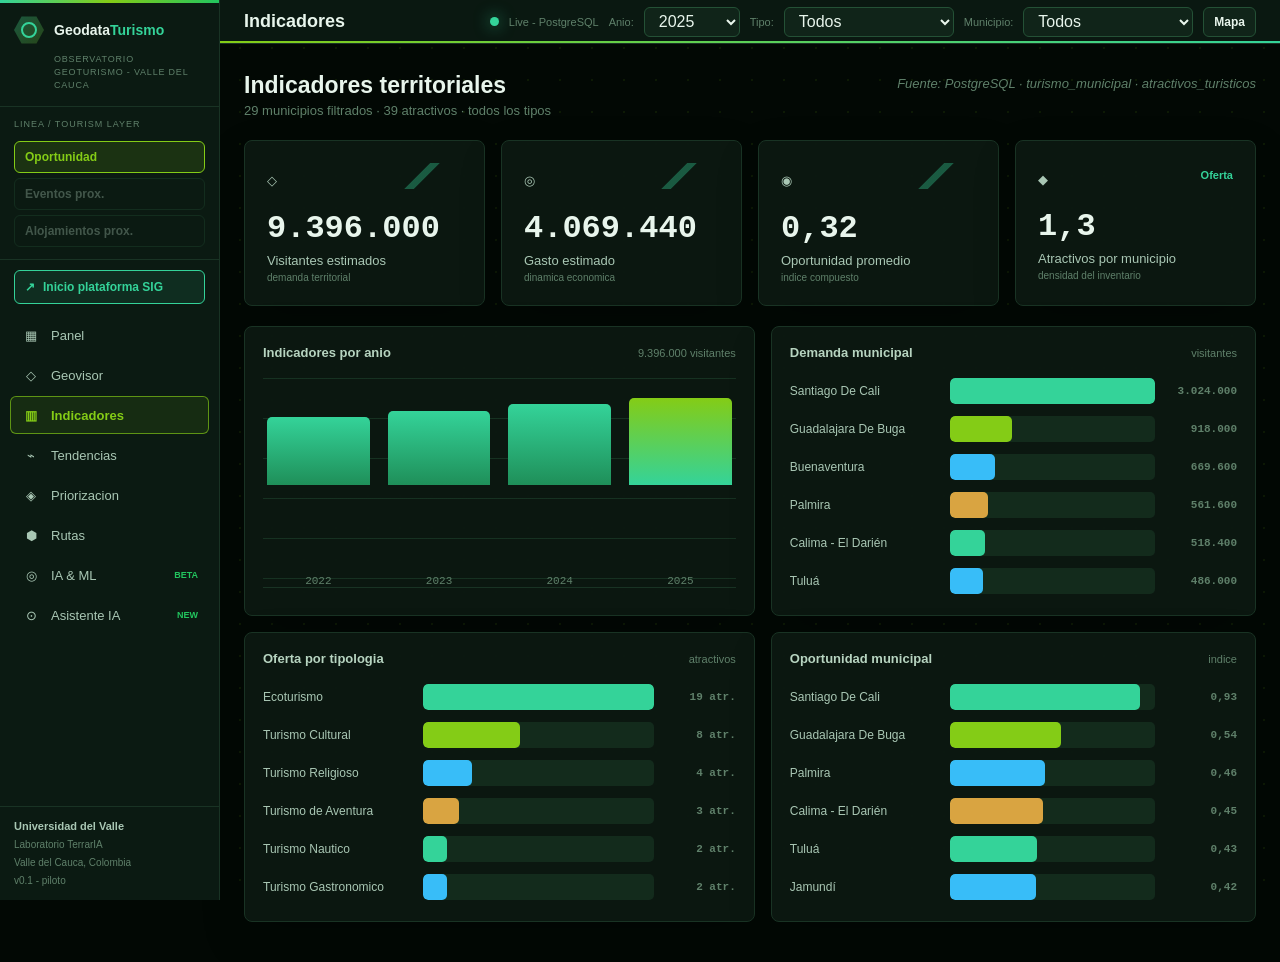
<file: frontend/indicadores.html>
<!doctype html>
<html lang="es">
<head>
  <meta charset="utf-8">
  <meta name="viewport" content="width=device-width, initial-scale=1">
  <title>Geodata Turismo - Indicadores</title>
  <link rel="stylesheet" href="panel.css">
</head>
<body>
  <div id="app">
    <aside id="sidebar" aria-label="Navegacion principal">
      <a class="sidebar-logo" href="index.html" aria-label="Panel GeoTurismo">
        <span class="logo-mark">
          <span class="logo-hex" aria-hidden="true"></span>
          <span class="logo-name">Geodata<span>Turismo</span></span>
        </span>
        <span class="logo-sub">Observatorio GeoTurismo - Valle del Cauca</span>
      </a>

      <section class="sidebar-filter" aria-label="Lineas turisticas">
        <p class="filter-label">Linea / tourism layer</p>
        <button class="pill active" type="button">Oportunidad</button>
        <button class="pill disabled" type="button" disabled>Eventos prox.</button>
        <button class="pill disabled" type="button" disabled>Alojamientos prox.</button>
      </section>

      <a class="platform-entry" href="../../../platform/frontend/index.html">
        <span aria-hidden="true">↗</span>
        Inicio plataforma SIG
      </a>

      <nav class="sidebar-nav" aria-label="Modulos GeoTurismo">
        <a class="nav-item" href="index.html"><span class="nav-icon">▦</span>Panel</a>
        <a class="nav-item" href="geovisor.html"><span class="nav-icon">◇</span>Geovisor</a>
        <a class="nav-item active" href="indicadores.html"><span class="nav-icon">▥</span>Indicadores</a>
        <a class="nav-item" href="#tendencias"><span class="nav-icon">⌁</span>Tendencias</a>
        <a class="nav-item" href="#priorizacion"><span class="nav-icon">◈</span>Priorizacion</a>
        <a class="nav-item muted" href="#rutas"><span class="nav-icon">⬢</span>Rutas</a>
        <a class="nav-item muted" href="#ia"><span class="nav-icon">◎</span>IA & ML <b>BETA</b></a>
        <a class="nav-item" href="#asistente"><span class="nav-icon">⊙</span>Asistente IA <b>NEW</b></a>
      </nav>

      <footer class="sidebar-footer">
        <strong>Universidad del Valle</strong>
        <span>Laboratorio TerrarIA</span>
        <span>Valle del Cauca, Colombia</span>
        <span>v0.1 - piloto</span>
      </footer>
    </aside>

    <main id="main">
      <header id="header">
        <div>
          <h1>Indicadores</h1>
          <div id="year-progress" aria-hidden="true"></div>
        </div>
        <div class="header-controls">
          <span class="status-dot" aria-hidden="true"></span>
          <span class="status-txt">Live - PostgreSQL</span>
          <label class="header-label" for="year-select">Anio:</label>
          <select id="year-select" class="header-select"></select>
          <label class="header-label" for="type-select">Tipo:</label>
          <select id="type-select" class="header-select"></select>
          <label class="header-label" for="municipality-select">Municipio:</label>
          <select id="municipality-select" class="header-select"></select>
          <a class="header-btn" href="geovisor.html">Mapa</a>
        </div>
      </header>

      <section class="dashboard" aria-label="Modulo de indicadores GeoTurismo">
        <div class="dashboard-title">
          <div>
            <h2>Indicadores territoriales</h2>
            <p id="panel-subtitle">Lectura de demanda, oferta y potencial turistico.</p>
          </div>
          <p class="source-note">Fuente: PostgreSQL · turismo_municipal · atractivos_turisticos</p>
        </div>

        <section class="kpi-grid" aria-label="Indicadores sinteticos">
          <article class="kpi-card">
            <div class="kpi-top"><span>◇</span><i></i></div>
            <strong id="kpi-visitors">0</strong>
            <span>Visitantes estimados</span>
            <small>demanda territorial</small>
          </article>
          <article class="kpi-card">
            <div class="kpi-top"><span>◎</span><i></i></div>
            <strong id="kpi-spend">0</strong>
            <span>Gasto estimado</span>
            <small>dinamica economica</small>
          </article>
          <article class="kpi-card">
            <div class="kpi-top"><span>◉</span><i></i></div>
            <strong id="kpi-opportunity">0</strong>
            <span>Oportunidad promedio</span>
            <small>indice compuesto</small>
          </article>
          <article class="kpi-card">
            <div class="kpi-top"><span>◆</span><b>Oferta</b></div>
            <strong id="kpi-density">0</strong>
            <span>Atractivos por municipio</span>
            <small>densidad del inventario</small>
          </article>
        </section>

        <section class="charts-grid">
          <article class="chart-card wide">
            <div class="chart-title">
              <h3>Indicadores por anio</h3>
              <span id="indicator-total">serie filtrada</span>
            </div>
            <div id="indicator-bars" class="bar-chart" aria-label="Indicadores por anio"></div>
          </article>

          <article class="chart-card">
            <div class="chart-title">
              <h3>Demanda municipal</h3>
              <span>visitantes</span>
            </div>
            <div id="demand-ranking" class="rank-chart"></div>
          </article>

          <article class="chart-card">
            <div class="chart-title">
              <h3>Oferta por tipologia</h3>
              <span>atractivos</span>
            </div>
            <div id="type-ranking" class="rank-chart"></div>
          </article>

          <article class="chart-card">
            <div class="chart-title">
              <h3>Oportunidad municipal</h3>
              <span>indice</span>
            </div>
            <div id="opportunity-ranking" class="rank-chart"></div>
          </article>
        </section>
      </section>
    </main>
  </div>

  <script src="geoturismo-data.js"></script>
  <script src="indicadores.js"></script>
  <script src="asistente.js"></script>
</body>
</html>
</file>
<file: frontend/panel.css>
:root {
  --bg: #06100b;
  --panel: #0b1a12;
  --panel-2: #102419;
  --line: #193324;
  --line-2: #245136;
  --accent: #34d399;
  --accent-2: #84cc16;
  --accent-3: #22c55e;
  --warn: #d9a441;
  --danger: #e76f51;
  --blue: #38bdf8;
  --text: #e8f5ec;
  --text-2: #a9c7b4;
  --text-3: #5f806a;
  --sidebar-w: 220px;
  --header-h: 44px;
  --r: 8px;
  --font: "Segoe UI", Arial, sans-serif;
  --mono: "Consolas", "Courier New", monospace;
}

* { box-sizing: border-box; }

html,
body {
  width: 100%;
  min-height: 100%;
  margin: 0;
}

body {
  color: var(--text);
  background: #020804;
  font-family: var(--font);
}

body::before {
  content: "";
  position: fixed;
  inset: 0;
  pointer-events: none;
  background-image: radial-gradient(circle, rgba(132, 204, 22, 0.09) 1px, transparent 1px);
  background-size: 32px 32px;
}

a { color: inherit; text-decoration: none; }
button, select { font: inherit; }

#app {
  position: relative;
  z-index: 1;
  display: flex;
  min-height: 100vh;
}

#sidebar {
  width: var(--sidebar-w);
  min-width: var(--sidebar-w);
  height: 100vh;
  position: sticky;
  top: 0;
  display: flex;
  flex-direction: column;
  background: var(--panel);
  border-right: 1px solid var(--line);
}

#sidebar::before {
  content: "";
  height: 3px;
  background: linear-gradient(90deg, var(--accent), var(--accent-2), var(--accent-3));
}

.sidebar-logo {
  display: block;
  padding: 12px 14px 14px;
  border-bottom: 1px solid var(--line);
}

.logo-mark {
  display: flex;
  align-items: center;
  gap: 10px;
}

.logo-hex {
  width: 30px;
  height: 30px;
  display: grid;
  place-items: center;
  clip-path: polygon(25% 5%, 75% 5%, 100% 50%, 75% 95%, 25% 95%, 0 50%);
  background: linear-gradient(135deg, rgba(52, 211, 153, 0.3), rgba(132, 204, 22, 0.2)), var(--panel-2);
}

.logo-hex::after {
  content: "";
  width: 12px;
  height: 12px;
  border: 2px solid var(--accent);
  border-radius: 50%;
}

.logo-name {
  font-size: 14px;
  font-weight: 800;
}

.logo-name span { color: var(--accent); }

.logo-sub {
  display: block;
  margin: 8px 0 0 40px;
  color: var(--text-3);
  font-size: 9px;
  letter-spacing: 0.8px;
  line-height: 1.45;
  text-transform: uppercase;
}

.sidebar-filter {
  padding: 12px 14px;
  border-bottom: 1px solid var(--line);
}

.filter-label {
  margin: 0 0 7px;
  color: var(--text-3);
  font-size: 9px;
  letter-spacing: 1px;
  text-transform: uppercase;
}

.pill {
  width: 100%;
  min-height: 32px;
  margin-top: 5px;
  padding: 7px 10px;
  color: var(--text-2);
  background: transparent;
  border: 1px solid var(--line-2);
  border-radius: 6px;
  font-size: 12px;
  font-weight: 700;
  text-align: left;
}

.pill.active {
  color: var(--accent-2);
  background: rgba(132, 204, 22, 0.13);
  border-color: var(--accent-2);
}

.pill.disabled {
  opacity: 0.35;
}

.platform-entry {
  display: flex;
  align-items: center;
  gap: 8px;
  margin: 10px 14px 0;
  padding: 9px 10px;
  color: var(--accent);
  background: rgba(52, 211, 153, 0.1);
  border: 1px solid var(--accent);
  border-radius: 6px;
  font-size: 12px;
  font-weight: 800;
}

.sidebar-nav {
  flex: 1;
  display: flex;
  flex-direction: column;
  gap: 2px;
  padding: 12px 10px;
  overflow-y: auto;
}

.nav-item {
  display: flex;
  align-items: center;
  gap: 10px;
  min-height: 38px;
  padding: 8px 10px;
  color: var(--text-2);
  border: 1px solid transparent;
  border-radius: 6px;
  font-size: 13px;
}

.nav-item.active {
  color: var(--accent-2);
  background: rgba(132, 204, 22, 0.1);
  border-color: rgba(132, 204, 22, 0.65);
  font-weight: 800;
}

.nav-item:hover {
  color: var(--text);
  background: var(--panel-2);
}

.nav-item b {
  margin-left: auto;
  color: var(--accent-3);
  font-size: 9px;
}

.nav-icon {
  width: 20px;
  text-align: center;
}

.sidebar-footer {
  display: grid;
  gap: 4px;
  padding: 12px 14px;
  color: var(--text-3);
  border-top: 1px solid var(--line);
  font-size: 10px;
  line-height: 1.4;
}

.sidebar-footer strong {
  color: var(--text-2);
  font-size: 11px;
}

#main {
  flex: 1;
  min-width: 0;
}

#header {
  position: sticky;
  top: 0;
  z-index: 20;
  height: var(--header-h);
  display: flex;
  align-items: center;
  justify-content: space-between;
  padding: 0 24px;
  background: rgba(11, 26, 18, 0.96);
  border-bottom: 1px solid var(--line);
  backdrop-filter: blur(12px);
}

#header h1 {
  margin: 0;
  font-size: 18px;
}

#year-progress {
  position: absolute;
  left: 0;
  bottom: 0;
  width: 78%;
  height: 2px;
  background: linear-gradient(90deg, var(--accent-2), var(--accent));
}

.header-controls {
  display: flex;
  align-items: center;
  gap: 10px;
  flex-wrap: wrap;
  justify-content: flex-end;
}

.status-dot {
  width: 9px;
  height: 9px;
  border-radius: 50%;
  background: var(--accent);
  box-shadow: 0 0 16px rgba(52, 211, 153, 0.72);
}

.status-txt,
.header-label {
  color: var(--text-3);
  font-size: 11px;
}

.header-select,
.header-btn {
  min-height: 30px;
  color: var(--text);
  background: var(--panel-2);
  border: 1px solid var(--line-2);
  border-radius: 6px;
}

.header-select {
  padding: 4px 28px 4px 10px;
  max-width: 170px;
}

.header-btn {
  display: inline-flex;
  align-items: center;
  padding: 6px 10px;
  font-size: 12px;
  font-weight: 800;
}

.dashboard {
  padding: 28px 24px 40px;
}

.dashboard-title {
  display: flex;
  align-items: flex-start;
  justify-content: space-between;
  gap: 20px;
  margin-bottom: 22px;
}

.dashboard-title h2 {
  margin: 0;
  font-size: 23px;
}

.dashboard-title p {
  margin: 4px 0 0;
  color: var(--text-3);
  font-size: 13px;
}

.source-note {
  font-style: italic;
  text-align: right;
}

.kpi-grid {
  display: grid;
  grid-template-columns: repeat(4, minmax(0, 1fr));
  gap: 16px;
}

.kpi-card,
.chart-card {
  background: rgba(12, 24, 17, 0.96);
  border: 1px solid var(--line);
  border-radius: 8px;
  box-shadow: 0 18px 44px rgba(0, 0, 0, 0.18);
}

.kpi-card {
  min-height: 156px;
  padding: 22px;
}

.kpi-top {
  display: flex;
  align-items: center;
  justify-content: space-between;
  color: var(--text-2);
  min-height: 24px;
}

.kpi-top i {
  width: 80px;
  height: 26px;
  display: block;
  background: linear-gradient(135deg, transparent 45%, rgba(52, 211, 153, .45) 46% 54%, transparent 55%);
  opacity: .8;
}

.kpi-top b {
  color: var(--accent);
  font-size: 11px;
}

.kpi-card strong {
  display: block;
  margin-top: 24px;
  color: var(--text);
  font-family: var(--mono);
  font-size: 32px;
  line-height: 1;
}

.kpi-card span {
  display: block;
  margin-top: 8px;
  color: var(--text-2);
  font-size: 13px;
}

.kpi-card small {
  display: block;
  margin-top: 4px;
  color: var(--text-3);
  font-size: 10px;
}

.charts-grid {
  display: grid;
  grid-template-columns: minmax(0, 1fr) minmax(360px, 0.95fr);
  gap: 16px;
  margin-top: 20px;
}

.chart-card {
  min-height: 290px;
  padding: 18px;
}

.chart-card.wide {
  grid-column: span 1;
}

.chart-title {
  display: flex;
  align-items: center;
  justify-content: space-between;
  gap: 16px;
  margin-bottom: 18px;
}

.chart-title h3 {
  margin: 0;
  color: #b7d4c0;
  font-size: 13px;
}

.chart-title span {
  color: var(--text-3);
  font-size: 11px;
}

.bar-chart {
  height: 210px;
  display: grid;
  grid-template-columns: repeat(var(--bars, 4), 1fr);
  align-items: end;
  gap: 18px;
  padding: 20px 4px 0;
  border-bottom: 1px solid var(--line);
  background:
    linear-gradient(rgba(36, 81, 54, 0.45) 1px, transparent 1px);
  background-size: 100% 40px;
}

.year-bar {
  min-width: 0;
  display: grid;
  align-items: end;
  gap: 8px;
  height: 100%;
}

.year-bar div {
  min-height: 5px;
  border-radius: 5px 5px 0 0;
  background: linear-gradient(180deg, var(--accent), #1f8f59);
}

.year-bar.active div {
  background: linear-gradient(180deg, var(--accent-2), var(--accent));
}

.year-bar span {
  color: var(--text-3);
  font-family: var(--mono);
  font-size: 11px;
  text-align: center;
}

.rank-chart {
  display: grid;
  gap: 12px;
}

.rank-row {
  display: grid;
  grid-template-columns: 150px minmax(0, 1fr) 72px;
  align-items: center;
  gap: 10px;
}

.rank-row span {
  min-width: 0;
  color: var(--text-2);
  font-size: 12px;
  overflow: hidden;
  text-overflow: ellipsis;
  white-space: nowrap;
}

.rank-row b {
  color: var(--text-3);
  font-family: var(--mono);
  font-size: 11px;
  text-align: right;
}

.rank-track {
  height: 26px;
  background: rgba(36, 81, 54, .35);
  border-radius: 5px;
  overflow: hidden;
}

.rank-fill {
  height: 100%;
  min-width: 2px;
  border-radius: 5px;
  background: var(--accent);
}

.rank-row:nth-child(2n) .rank-fill { background: var(--accent-2); }
.rank-row:nth-child(3n) .rank-fill { background: var(--blue); }
.rank-row:nth-child(4n) .rank-fill { background: var(--warn); }

@media (max-width: 1100px) {
  .kpi-grid,
  .charts-grid {
    grid-template-columns: repeat(2, minmax(0, 1fr));
  }
}

@media (max-width: 760px) {
  #app {
    flex-direction: column;
  }

  #sidebar {
    width: 100%;
    min-width: 0;
    height: auto;
    position: static;
  }

  .sidebar-nav {
    display: grid;
    grid-template-columns: repeat(2, minmax(0, 1fr));
  }

  #header {
    height: auto;
    align-items: flex-start;
    flex-direction: column;
    gap: 10px;
    padding: 14px 16px;
  }

  .dashboard-title {
    flex-direction: column;
  }

  .source-note {
    text-align: left;
  }

  .kpi-grid,
  .charts-grid {
    grid-template-columns: 1fr;
  }

  .rank-row {
    grid-template-columns: 110px minmax(0, 1fr) 58px;
  }
}
</file>
